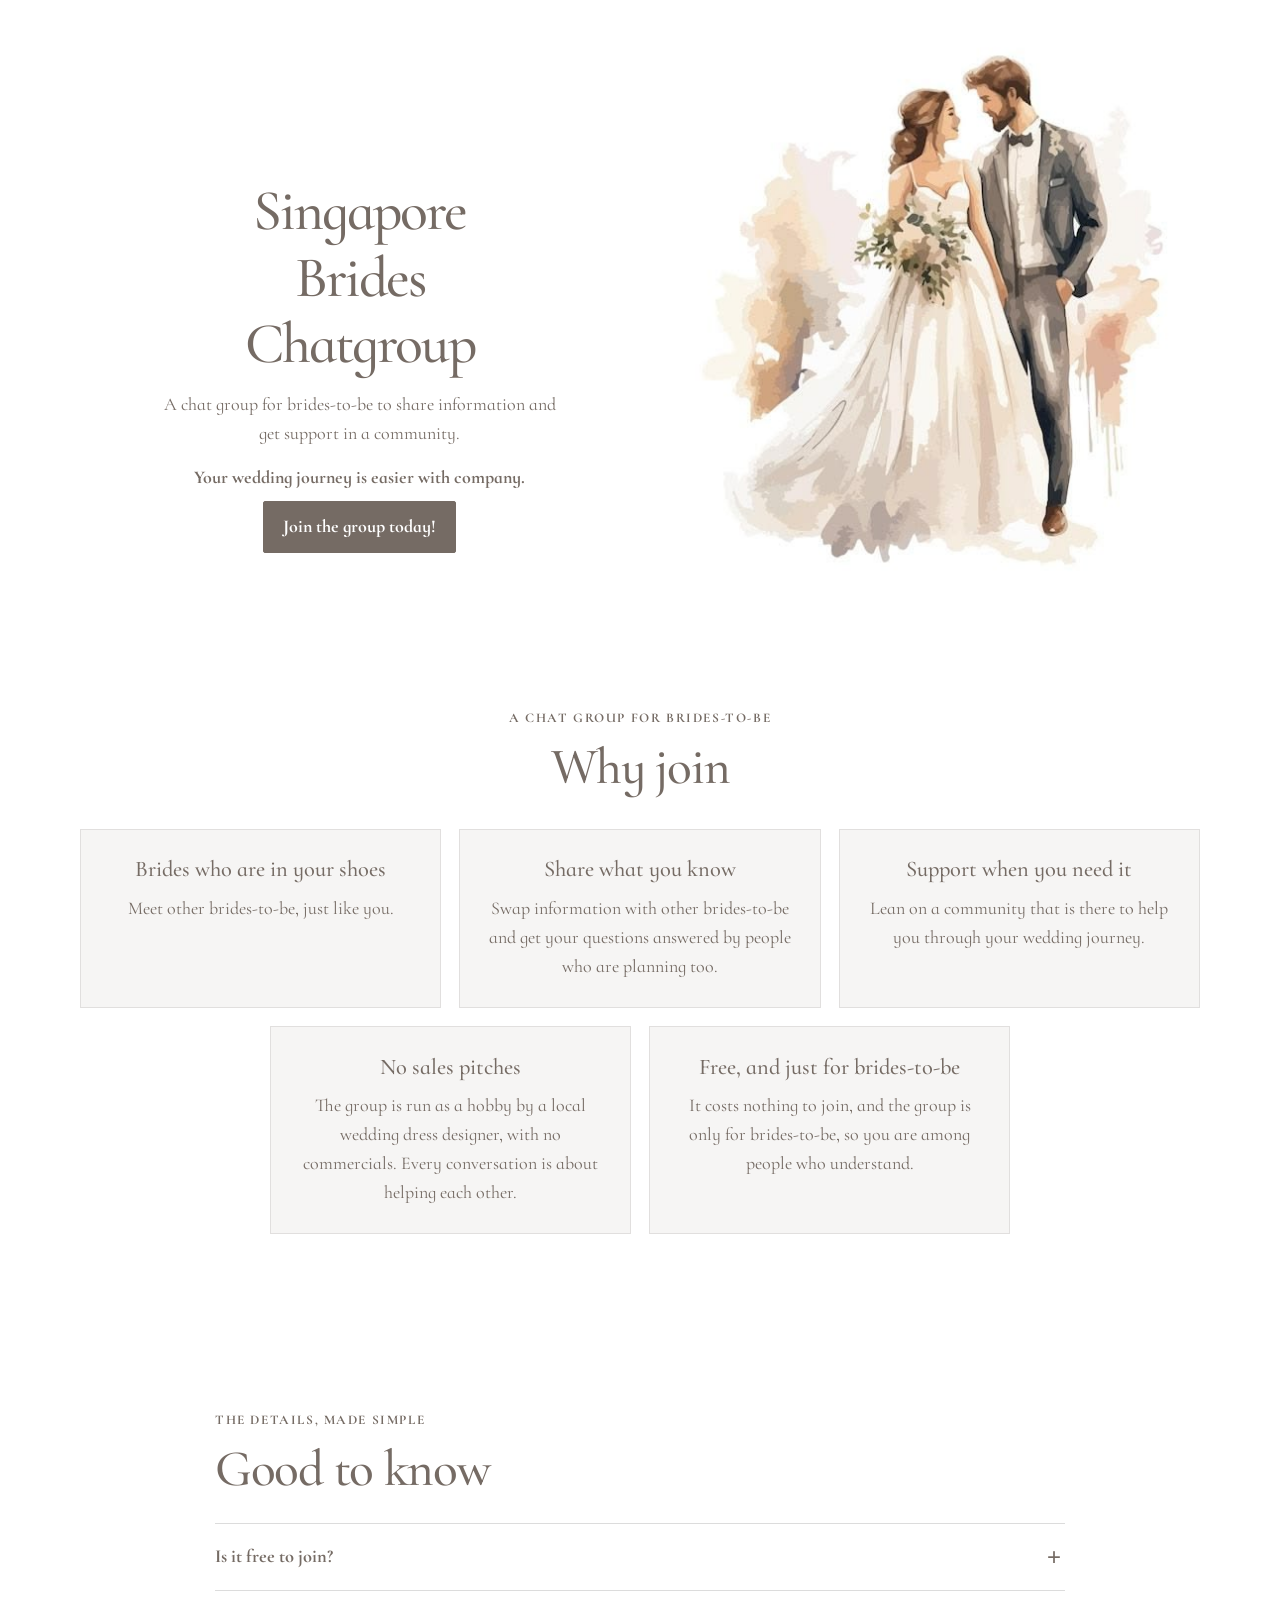
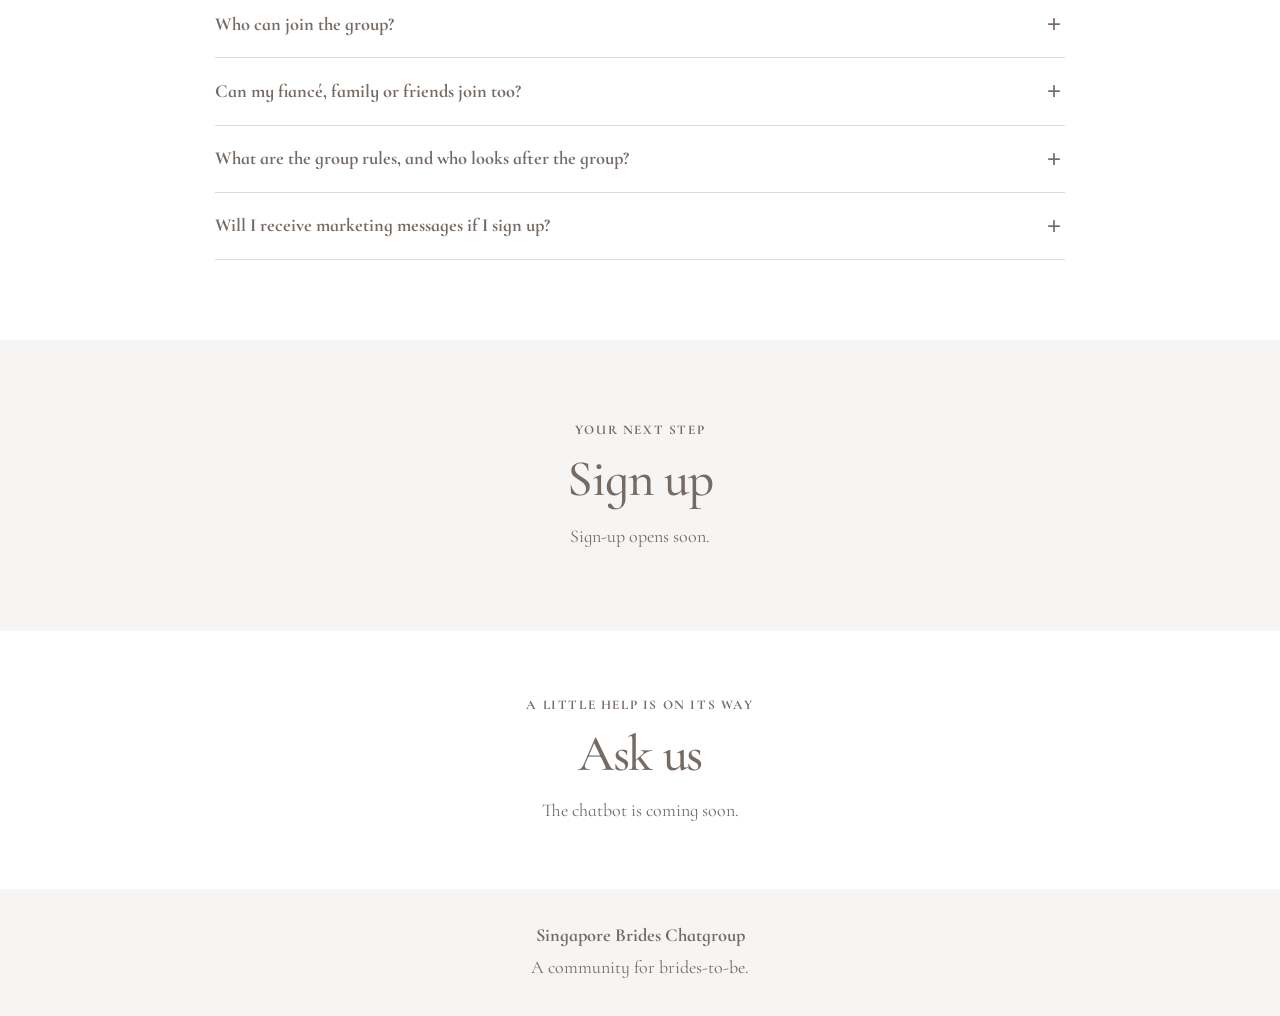
<file: index.html>
<!doctype html>
<html lang="en">
  <head>
    <meta charset="utf-8">
    <meta name="viewport" content="width=device-width, initial-scale=1">
    <meta name="theme-color" content="#fffbf5">
    <title>Singapore Brides Chatgroup</title>
    <meta
      name="description"
      content="A chat group for brides-to-be in Singapore to share information and find support."
    >
    <link rel="preconnect" href="https://fonts.googleapis.com">
    <link rel="preconnect" href="https://fonts.gstatic.com" crossorigin>
    <link
      href="https://fonts.googleapis.com/css2?family=Cormorant+Infant:wght@400;500;700&display=swap"
      rel="stylesheet"
    >
    <link rel="stylesheet" href="style.css">
  </head>
  <body>
    <main>
      <section class="hero" aria-labelledby="page-title">
        <img
          class="hero__image"
          src="banner-image.jpg"
          alt="A bride in a white gown holding a bouquet and a groom in a navy suit walking away hand in hand."
          width="1600"
          height="720"
        >
        <div class="hero__content">
          <h1 id="page-title">Singapore Brides Chatgroup</h1>
          <p class="hero__intro">
            A chat group for brides-to-be to share information and get support in a community.
          </p>
          <p class="hero__invitation">Your wedding journey is easier with company.</p>
          <a class="button" href="#signup">Join the group today!</a>
        </div>
      </section>

      <section class="section benefits" aria-labelledby="benefits-title">
        <div class="section__inner">
          <p class="eyebrow">A chat group for brides-to-be</p>
          <h2 id="benefits-title">Why join</h2>
          <div class="benefits__grid">
            <article class="benefit-card">
              <h3>Brides who are in your shoes</h3>
              <p>Meet other brides-to-be, just like you.</p>
            </article>
            <article class="benefit-card">
              <h3>Share what you know</h3>
              <p>Swap information with other brides-to-be and get your questions answered by people who are planning too.</p>
            </article>
            <article class="benefit-card">
              <h3>Support when you need it</h3>
              <p>Lean on a community that is there to help you through your wedding journey.</p>
            </article>
            <article class="benefit-card">
              <h3>No sales pitches</h3>
              <p>The group is run as a hobby by a local wedding dress designer, with no commercials. Every conversation is about helping each other.</p>
            </article>
            <article class="benefit-card">
              <h3>Free, and just for brides-to-be</h3>
              <p>It costs nothing to join, and the group is only for brides-to-be, so you are among people who understand.</p>
            </article>
          </div>
        </div>
      </section>

      <section class="section faq" aria-labelledby="faq-title">
        <div class="section__inner section__inner--narrow">
          <p class="eyebrow">The details, made simple</p>
          <h2 id="faq-title">Good to know</h2>
          <div class="faq__list">
            <details class="faq__item">
              <summary>Is it free to join?</summary>
              <p>Yes, joining the group is totally free.</p>
            </details>
            <details class="faq__item">
              <summary>Who can join the group?</summary>
              <p>The group is for brides-to-be. If you are getting married later, please join our next brides-to-be group.</p>
            </details>
            <details class="faq__item">
              <summary>Can my fiancé, family or friends join too?</summary>
              <p>We are sorry, only brides-to-be can join the group, so fiancés, family and friends cannot join.</p>
            </details>
            <details class="faq__item">
              <summary>What are the group rules, and who looks after the group?</summary>
              <p>The group is strictly for brides-to-be to share and help each other. It is run by Vivian, a local wedding dress designer who runs her own studio, as a hobby, so there are no commercials.</p>
            </details>
            <details class="faq__item">
              <summary>Will I receive marketing messages if I sign up?</summary>
              <p>No, you will not receive marketing messages unless you choose to receive them.</p>
            </details>
          </div>
        </div>
      </section>

      <section class="section coming-soon" id="signup" aria-labelledby="signup-title">
        <div class="section__inner">
          <p class="eyebrow">Your next step</p>
          <h2 id="signup-title">Sign up</h2>
          <p>Sign-up opens soon.</p>
        </div>
      </section>

      <section class="section ask" aria-labelledby="ask-title">
        <div class="section__inner">
          <p class="eyebrow">A little help is on its way</p>
          <h2 id="ask-title">Ask us</h2>
          <p>The chatbot is coming soon.</p>
        </div>
      </section>
    </main>

    <footer class="footer">
      <p class="footer__name">Singapore Brides Chatgroup</p>
      <p>A community for brides-to-be.</p>
    </footer>
  </body>
</html>
</file>
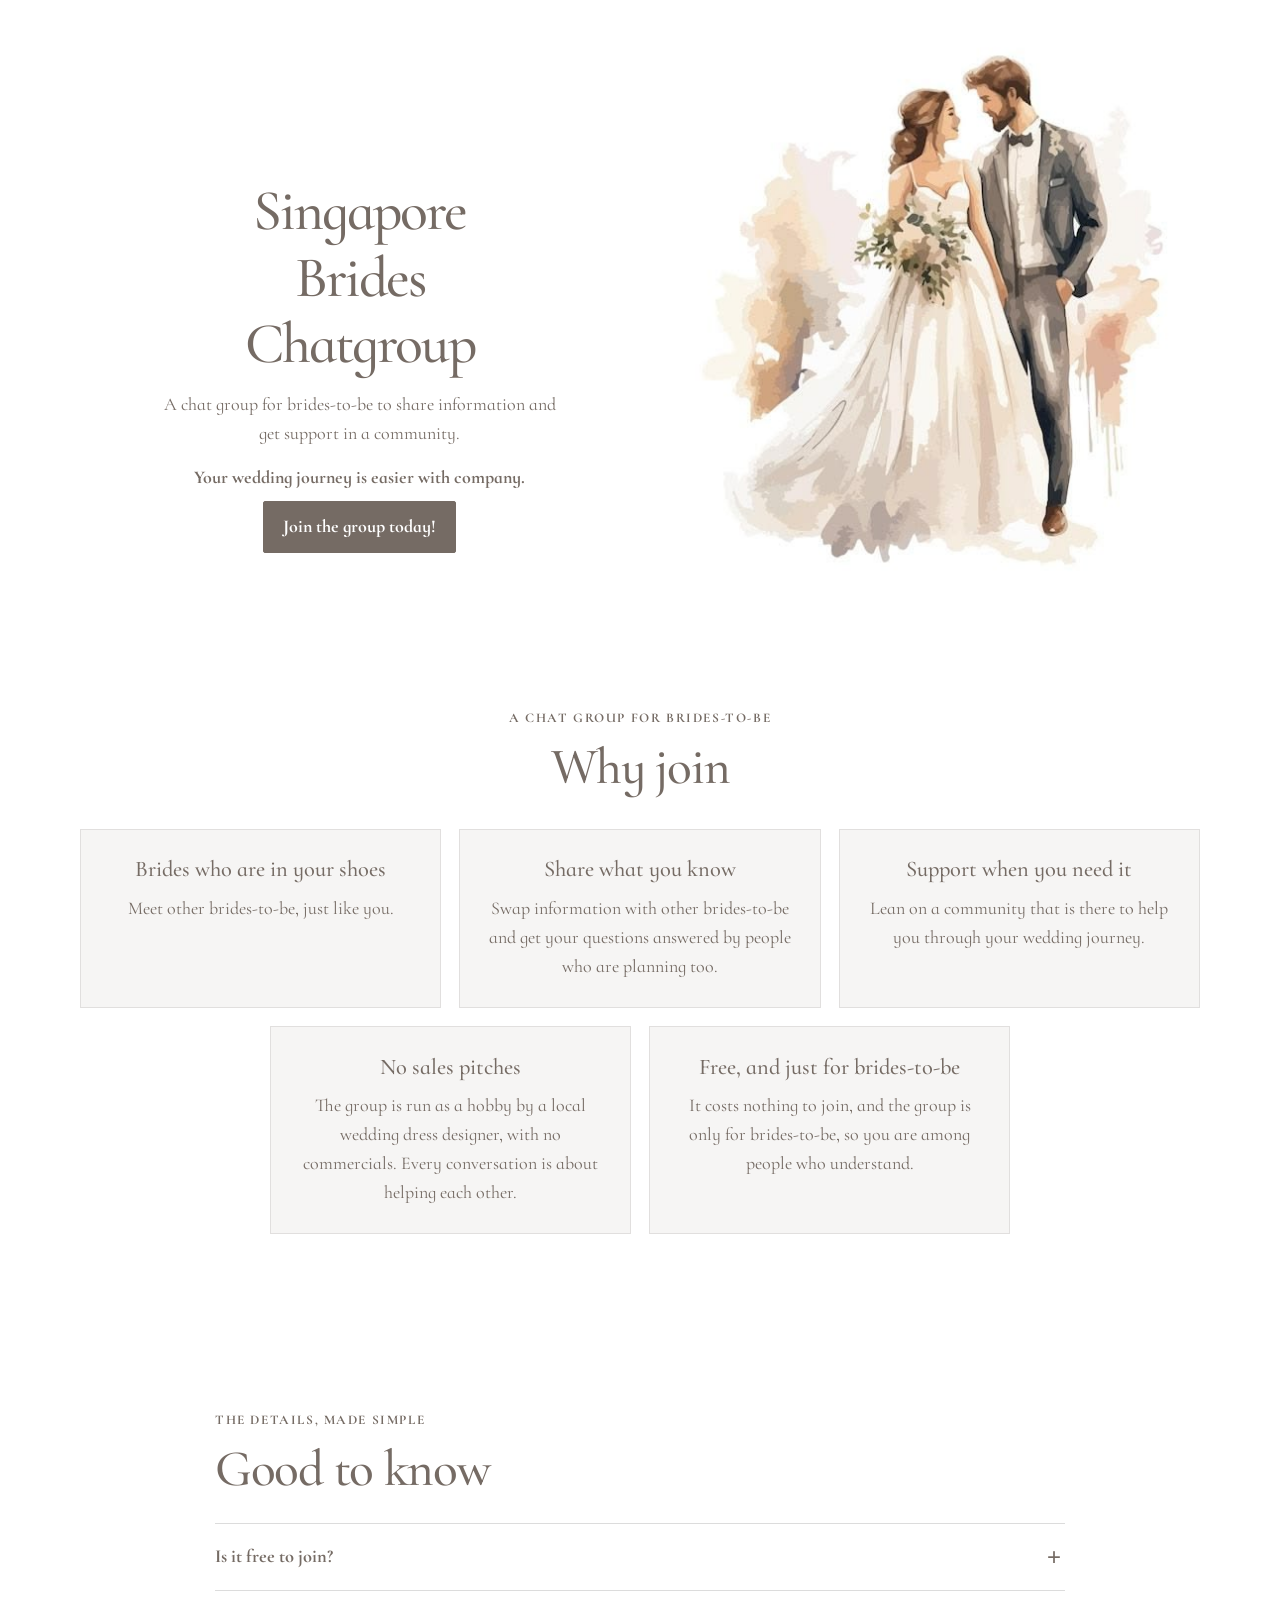
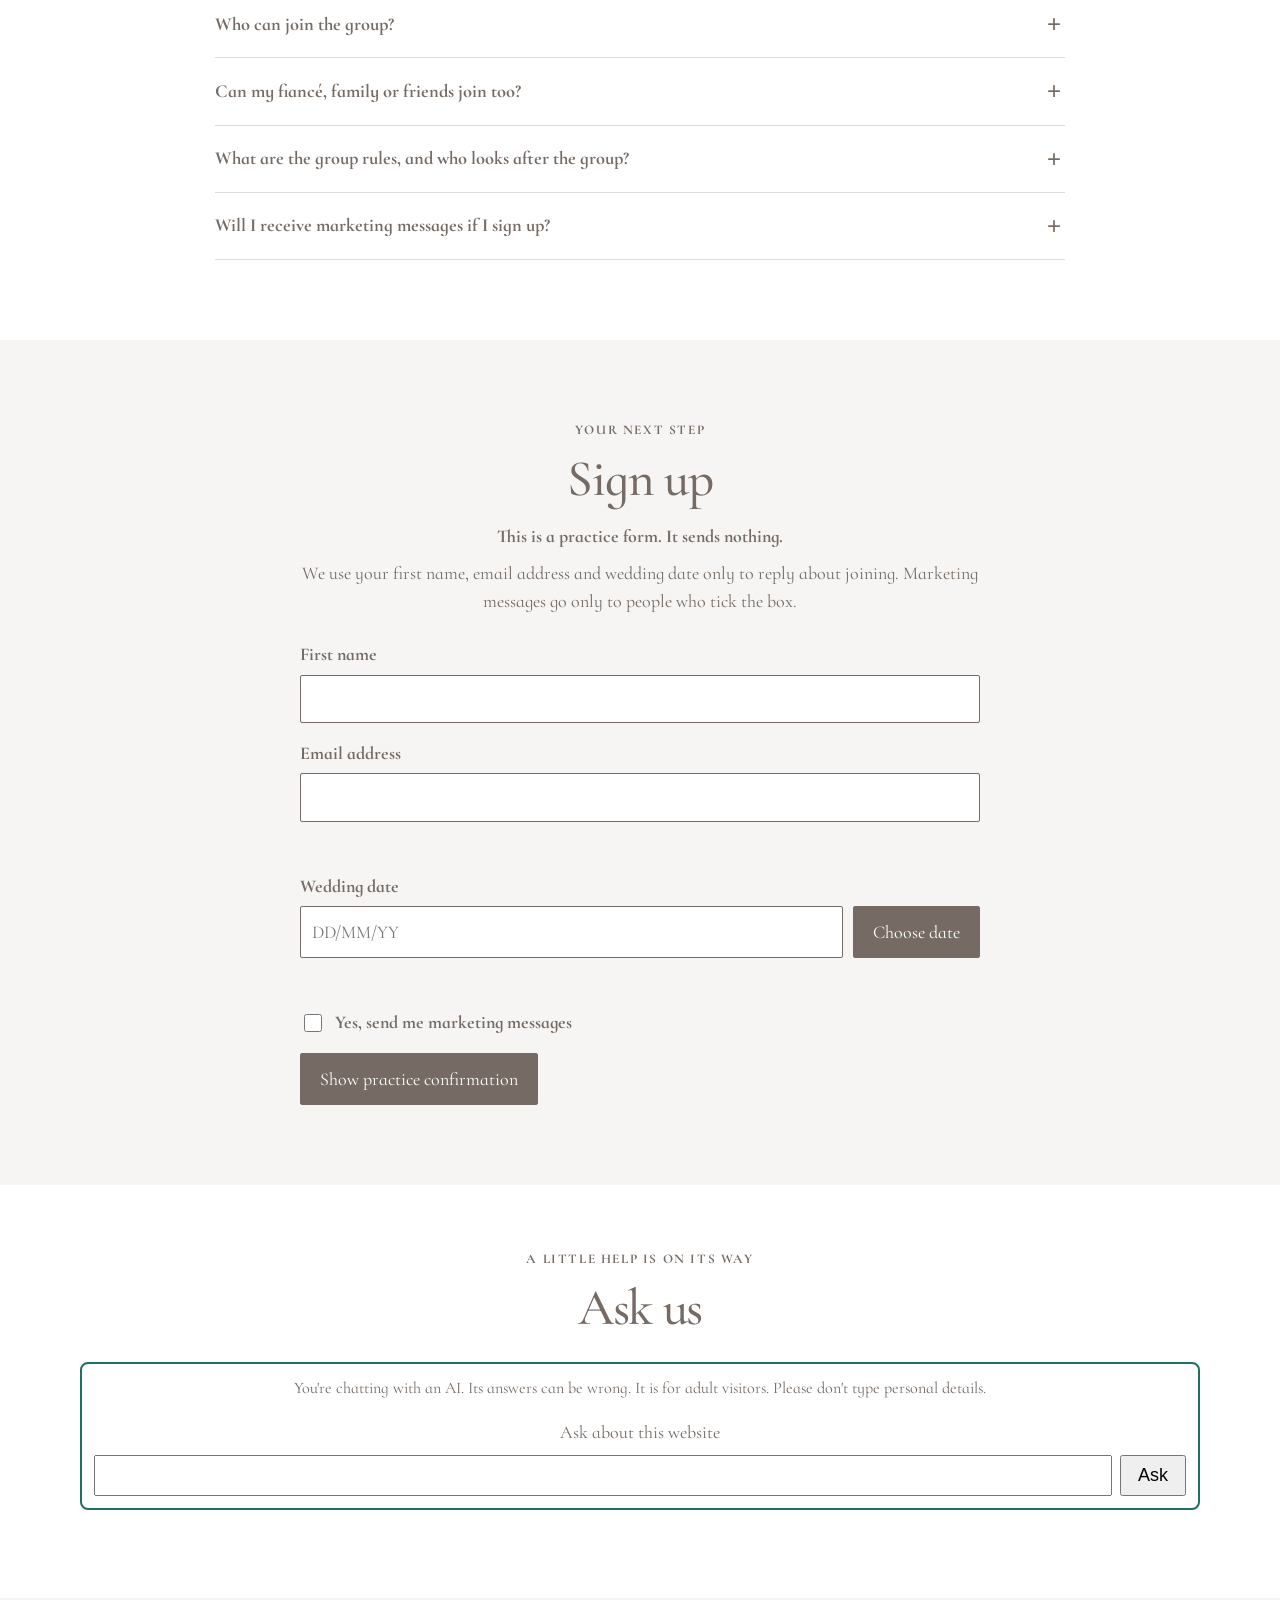
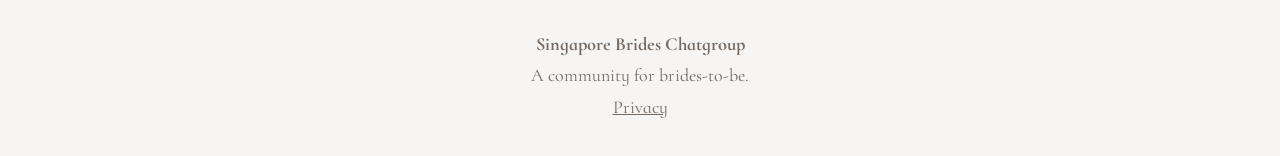
<file: proj 1 - bride chat group/index.html>
<!doctype html>
<html lang="en">
  <head>
    <meta charset="utf-8">
    <meta name="viewport" content="width=device-width, initial-scale=1">
    <meta name="theme-color" content="#fffbf5">
    <title>Singapore Brides Chatgroup</title>
    <meta
      name="description"
      content="A chat group for brides-to-be in Singapore to share information and find support."
    >
    <link rel="preconnect" href="https://fonts.googleapis.com">
    <link rel="preconnect" href="https://fonts.gstatic.com" crossorigin>
    <link
      href="https://fonts.googleapis.com/css2?family=Cormorant+Infant:wght@400;500;700&display=swap"
      rel="stylesheet"
    >
    <link rel="stylesheet" href="style.css">
  </head>
  <body>
    <main>
      <section class="hero" aria-labelledby="page-title">
        <img
          class="hero__image"
          src="banner-image.jpg"
          alt="A bride in a white gown holding a bouquet and a groom in a navy suit walking away hand in hand."
          width="1600"
          height="720"
        >
        <div class="hero__content">
          <h1 id="page-title">Singapore Brides Chatgroup</h1>
          <p class="hero__intro">
            A chat group for brides-to-be to share information and get support in a community.
          </p>
          <p class="hero__invitation">Your wedding journey is easier with company.</p>
          <a class="button" href="#signup">Join the group today!</a>
        </div>
      </section>

      <section class="section benefits" aria-labelledby="benefits-title">
        <div class="section__inner">
          <p class="eyebrow">A chat group for brides-to-be</p>
          <h2 id="benefits-title">Why join</h2>
          <div class="benefits__grid">
            <article class="benefit-card">
              <h3>Brides who are in your shoes</h3>
              <p>Meet other brides-to-be, just like you.</p>
            </article>
            <article class="benefit-card">
              <h3>Share what you know</h3>
              <p>Swap information with other brides-to-be and get your questions answered by people who are planning too.</p>
            </article>
            <article class="benefit-card">
              <h3>Support when you need it</h3>
              <p>Lean on a community that is there to help you through your wedding journey.</p>
            </article>
            <article class="benefit-card">
              <h3>No sales pitches</h3>
              <p>The group is run as a hobby by a local wedding dress designer, with no commercials. Every conversation is about helping each other.</p>
            </article>
            <article class="benefit-card">
              <h3>Free, and just for brides-to-be</h3>
              <p>It costs nothing to join, and the group is only for brides-to-be, so you are among people who understand.</p>
            </article>
          </div>
        </div>
      </section>

      <section class="section faq" aria-labelledby="faq-title">
        <div class="section__inner section__inner--narrow">
          <p class="eyebrow">The details, made simple</p>
          <h2 id="faq-title">Good to know</h2>
          <div class="faq__list">
            <details class="faq__item">
              <summary>Is it free to join?</summary>
              <p>Yes, joining the group is totally free.</p>
            </details>
            <details class="faq__item">
              <summary>Who can join the group?</summary>
              <p>The group is for brides-to-be. If you are getting married later, please join our next brides-to-be group.</p>
            </details>
            <details class="faq__item">
              <summary>Can my fiancé, family or friends join too?</summary>
              <p>We are sorry, only brides-to-be can join the group, so fiancés, family and friends cannot join.</p>
            </details>
            <details class="faq__item">
              <summary>What are the group rules, and who looks after the group?</summary>
              <p>The group is strictly for brides-to-be to share and help each other. It is run by Vivian, a local wedding dress designer who runs her own studio, as a hobby, so there are no commercials.</p>
            </details>
            <details class="faq__item">
              <summary>Will I receive marketing messages if I sign up?</summary>
              <p>No, you will not receive marketing messages unless you choose to receive them.</p>
            </details>
          </div>
        </div>
      </section>

      <section class="section coming-soon" id="signup" aria-labelledby="signup-title">
        <div class="section__inner signup__inner">
          <p class="eyebrow">Your next step</p>
          <h2 id="signup-title">Sign up</h2>
          <p class="signup__notice">This is a practice form. It sends nothing.</p>
          <p class="signup__privacy">
            We use your first name, email address and wedding date only to reply about joining.
            Marketing messages go only to people who tick the box.
          </p>
          <form class="signup__form" id="signup-form">
            <div class="signup__field">
              <label for="first-name">First name</label>
              <input id="first-name" name="first-name" type="text" autocomplete="off" required>
            </div>
            <div class="signup__field">
              <label for="email">Email address</label>
              <input id="email" name="email" type="text" inputmode="email" autocomplete="email" aria-describedby="email-error" required>
              <p class="signup__field-error" id="email-error" role="alert" aria-live="polite"></p>
            </div>
            <div class="signup__field">
              <label for="wedding-date">Wedding date</label>
              <div class="signup__date-control">
                <input id="wedding-date" name="wedding-date" type="text" inputmode="numeric" placeholder="DD/MM/YY" pattern="[0-9]{2}/[0-9]{2}/[0-9]{2}" title="Enter the date as DD/MM/YY, for example 25/12/27." aria-describedby="wedding-date-error" required>
                <button class="button signup__calendar" id="open-calendar" type="button">Choose date</button>
                <input class="signup__date-picker" id="wedding-date-picker" type="date" tabindex="-1" aria-hidden="true">
              </div>
              <p class="signup__field-error" id="wedding-date-error" role="alert" aria-live="polite"></p>
            </div>
            <label class="signup__marketing">
              <input name="marketing" type="checkbox">
              <span>Yes, send me marketing messages</span>
            </label>
            <button class="button signup__submit" type="submit">Show practice confirmation</button>
            <p class="signup__response" id="signup-response" role="status" aria-live="polite" hidden></p>
          </form>
        </div>
      </section>

      <section class="section ask" aria-labelledby="ask-title">
        <div class="section__inner">
          <p class="eyebrow">A little help is on its way</p>
          <h2 id="ask-title">Ask us</h2>
          <div id="chatbot"></div>
        </div>
      </section>
    </main>

    <footer class="footer">
      <p class="footer__name">Singapore Brides Chatgroup</p>
      <p>A community for brides-to-be.</p>
      <p><a href="privacy.html">Privacy</a></p>
    </footer>
    <script>
      const datePicker = document.getElementById("wedding-date-picker");
      const emailInput = document.getElementById("email");
      const emailError = document.getElementById("email-error");
      const weddingDate = document.getElementById("wedding-date");
      const dateError = document.getElementById("wedding-date-error");
      const signupResponse = document.getElementById("signup-response");
      let emailValidationRequested = false;

      function validateEmail() {
        const value = emailInput.value.trim();
        const isInvalid = value.length > 0 &&
          !/^[^@\s]+@[A-Za-z0-9.-]*[A-Za-z][A-Za-z0-9.-]*\.[A-Za-z]+$/.test(value);
        emailInput.setCustomValidity(isInvalid ? "Invalid email!" : "");
        emailError.textContent =
          emailValidationRequested && isInvalid ? "Invalid email!" : "";
        return !isInvalid;
      }

      emailInput.addEventListener("blur", () => {
        emailValidationRequested = true;
        validateEmail();
      });
      emailInput.addEventListener("input", () => {
        if (emailValidationRequested) {
          validateEmail();
        }
      });
      emailInput.addEventListener("keydown", (event) => {
        if (event.key === "Enter") {
          emailValidationRequested = true;
          if (!validateEmail()) {
            event.preventDefault();
          }
        }
      });

      function validateWeddingDate(value) {
        const match = /^(\d{2})\/(\d{2})\/(\d{2})$/.exec(value);
        let isPastDate = false;

        if (match) {
          const [, day, month, shortYear] = match;
          const year = 2000 + Number(shortYear);
          const date = new Date(year, Number(month) - 1, Number(day));
          const isRealDate =
            date.getFullYear() === year &&
            date.getMonth() === Number(month) - 1 &&
            date.getDate() === Number(day);
          const today = new Date();
          today.setHours(0, 0, 0, 0);
          isPastDate = isRealDate && date < today;
        }

        weddingDate.setCustomValidity(isPastDate ? "Invalid date!" : "");
        dateError.textContent = isPastDate ? "Invalid date!" : "";
        return !isPastDate;
      }

      weddingDate.addEventListener("input", () => validateWeddingDate(weddingDate.value));
      document.getElementById("open-calendar").addEventListener("click", () => {
        if (typeof datePicker.showPicker === "function") {
          datePicker.showPicker();
        } else {
          datePicker.click();
        }
      });
      datePicker.addEventListener("change", () => {
        if (datePicker.value) {
          const [year, month, day] = datePicker.value.split("-");
          weddingDate.value = `${day}/${month}/${year.slice(-2)}`;
          validateWeddingDate(weddingDate.value);
        }
      });

      document.getElementById("signup-form").addEventListener("submit", (event) => {
        event.preventDefault();
        emailValidationRequested = true;
        if (!validateEmail()) {
          emailInput.focus();
          return;
        }
        signupResponse.textContent = "Practice confirmation: Thanks! This form did not send or save your details.";
        signupResponse.hidden = false;
        signupResponse.scrollIntoView({ block: "nearest" });
      });
    </script>
    <script src="chatbot.js"></script>
  </body>
</html>
</file>
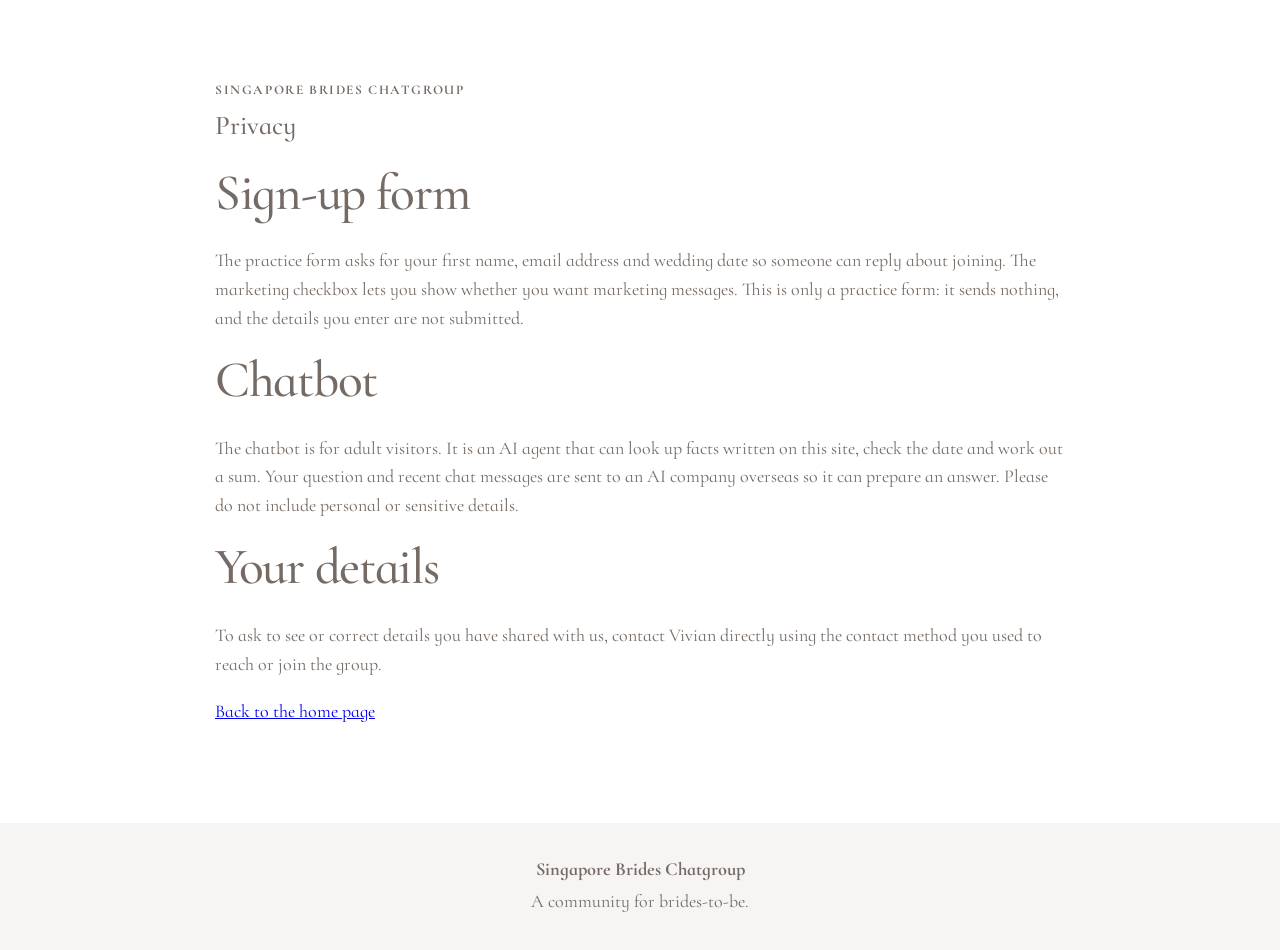
<file: proj 1 - bride chat group/privacy.html>
<!doctype html>
<html lang="en">
  <head>
    <meta charset="utf-8">
    <meta name="viewport" content="width=device-width, initial-scale=1">
    <meta name="theme-color" content="#fffbf5">
    <title>Privacy | Singapore Brides Chatgroup</title>
    <meta
      name="description"
      content="Learn what the Singapore Brides Chatgroup practice sign-up form and chatbot do with information."
    >
    <link rel="preconnect" href="https://fonts.googleapis.com">
    <link rel="preconnect" href="https://fonts.gstatic.com" crossorigin>
    <link
      href="https://fonts.googleapis.com/css2?family=Cormorant+Infant:wght@400;500;700&display=swap"
      rel="stylesheet"
    >
    <link rel="stylesheet" href="style.css">
  </head>
  <body>
    <main>
      <section class="section faq" aria-labelledby="privacy-title">
        <div class="section__inner section__inner--narrow">
          <p class="eyebrow">Singapore Brides Chatgroup</p>
          <h1 id="privacy-title">Privacy</h1>

          <h2>Sign-up form</h2>
          <p>
            The practice form asks for your first name, email address and wedding date so
            someone can reply about joining. The marketing checkbox lets you show whether
            you want marketing messages. This is only a practice form: it sends nothing,
            and the details you enter are not submitted.
          </p>

          <h2>Chatbot</h2>
          <p>
            The chatbot is for adult visitors. It is an AI agent that can look up facts
            written on this site, check the date and work out a sum. Your question and
            recent chat messages are sent to an AI company overseas so it can prepare an
            answer. Please do not include personal or sensitive details.
          </p>

          <h2>Your details</h2>
          <p>
            To ask to see or correct details you have shared with us, contact Vivian
            directly using the contact method you used to reach or join the group.
          </p>
          <p><a href="index.html">Back to the home page</a></p>
        </div>
      </section>
    </main>

    <footer class="footer">
      <p class="footer__name">Singapore Brides Chatgroup</p>
      <p>A community for brides-to-be.</p>
    </footer>
  </body>
</html>
</file>
<file: style.css>
:root {
  color-scheme: light;
  --warm-white: #ffffff;
  --navy: #756b64;
  --deep-navy: #756b64;
  --peach: #f6f5f4;
  --gold: #756b64;
  --serif: "Cormorant Infant", Georgia, "Times New Roman", serif;
}

* {
  box-sizing: border-box;
}

html {
  scroll-behavior: smooth;
}

body {
  margin: 0;
  background: var(--warm-white);
  color: var(--navy);
  font-family: var(--serif);
  font-size: 18px;
  line-height: 1.6;
}

h1,
h2,
h3,
p {
  margin-top: 0;
}

h1,
h2,
h3 {
  color: var(--deep-navy);
  font-weight: 500;
  line-height: 1.15;
}

.hero {
  position: relative;
  min-height: 620px;
  overflow: hidden;
  background: var(--warm-white);
}

.hero__image {
  display: block;
  position: absolute;
  top: 0;
  right: 0;
  width: auto;
  height: 100%;
  max-width: 53%;
  object-fit: contain;
  object-position: right center;
}

.hero__content {
  position: absolute;
  inset: auto auto 7% max(7%, calc((100% - 1180px) / 2));
  width: min(540px, 44%);
  padding: 1.5rem 1.75rem;
  border-radius: 4px;
  background: linear-gradient(90deg, rgb(255 255 255 / 96%), rgb(255 255 255 / 85%));
  text-align: center;
}

.hero h1 {
  max-width: 12ch;
  margin-right: auto;
  margin-left: auto;
  margin-bottom: 0.8rem;
  font-size: clamp(2.5rem, 4.5vw, 4.25rem);
  letter-spacing: -0.035em;
}

.hero__intro {
  max-width: 45ch;
  margin-right: auto;
  margin-left: auto;
  margin-bottom: 1rem;
}

.hero__invitation {
  margin-bottom: 0.55rem;
  color: var(--deep-navy);
  font-weight: 700;
}

.button {
  display: inline-block;
  padding: 0.65rem 1.2rem;
  border: 1px solid var(--deep-navy);
  border-radius: 2px;
  background: var(--deep-navy);
  color: var(--warm-white);
  font-weight: 700;
  text-decoration: none;
  transition: background-color 160ms ease, color 160ms ease;
}

.button:hover,
.button:focus-visible {
  background: transparent;
  color: var(--deep-navy);
}

.button:focus-visible,
a:focus-visible,
summary:focus-visible {
  outline: 3px solid var(--gold);
  outline-offset: 4px;
}

.section {
  padding: 5rem 1.5rem;
}

.section__inner {
  width: min(100%, 1120px);
  margin: 0 auto;
}

.section__inner--narrow {
  max-width: 850px;
}

.eyebrow {
  margin-bottom: 0.55rem;
  color: var(--navy);
  font-size: 0.83rem;
  font-weight: 700;
  letter-spacing: 0.12em;
  text-transform: uppercase;
}

h2 {
  margin-bottom: 2rem;
  font-size: clamp(2.2rem, 4vw, 3.25rem);
  letter-spacing: -0.025em;
}

.benefits {
  padding-top: 5.5rem;
  padding-bottom: 6rem;
}

.benefits > .section__inner > .eyebrow,
.benefits > .section__inner > h2 {
  text-align: center;
}

.benefits__grid {
  display: grid;
  grid-template-columns: repeat(6, minmax(0, 1fr));
  gap: 1.15rem;
}

.benefit-card {
  grid-column: span 2;
  padding: 1.65rem;
  border: 1px solid rgb(111 109 109 / 16%);
  background: var(--peach);
  text-align: center;
}

.benefit-card:nth-child(4) {
  grid-column: 2 / span 2;
}

.benefit-card h3 {
  margin-bottom: 0.75rem;
  font-size: 1.4rem;
}

.benefit-card p {
  margin-bottom: 0;
}

.faq {
  background: var(--warm-white);
}

.faq h2 {
  margin-bottom: 1.5rem;
}

.faq__list {
  border-top: 1px solid rgb(111 109 109 / 24%);
}

.faq__item {
  border-bottom: 1px solid rgb(111 109 109 / 24%);
}

.faq__item summary {
  position: relative;
  padding: 1.15rem 2.25rem 1.15rem 0;
  color: var(--deep-navy);
  font-size: 1.15rem;
  font-weight: 700;
  cursor: pointer;
  list-style: none;
}

.faq__item summary::-webkit-details-marker {
  display: none;
}

.faq__item summary::after {
  position: absolute;
  top: 50%;
  right: 0.25rem;
  content: "+";
  font-family: Arial, sans-serif;
  font-size: 1.5rem;
  font-weight: 400;
  transform: translateY(-50%);
}

.faq__item[open] summary::after {
  content: "−";
}

.faq__item summary:focus-visible {
  outline: 3px solid var(--gold);
  outline-offset: 3px;
}

.faq__item:not([open]) > p {
  display: none;
}

.faq__item p {
  max-width: 70ch;
  margin: 0 2.25rem 1.15rem 0;
}

.coming-soon {
  padding-top: 5rem;
  padding-bottom: 5rem;
  background: var(--peach);
  text-align: center;
}

.coming-soon h2,
.ask h2 {
  margin-bottom: 0.8rem;
}

.coming-soon p:last-child,
.ask p:last-child {
  margin-bottom: 0;
}

.ask {
  padding-top: 4rem;
  padding-bottom: 4rem;
  background: var(--warm-white);
  text-align: center;
}

.footer {
  padding: 2rem 1.5rem;
  background: var(--peach);
  color: var(--deep-navy);
  text-align: center;
}

.footer p {
  margin-bottom: 0.15rem;
}

.footer__name {
  font-size: 1.15rem;
  font-weight: 700;
}

@media (max-width: 700px) {
  .hero {
    min-height: 0;
    overflow: visible;
  }

  .hero__image {
    position: static;
    height: auto;
    width: 100%;
    max-width: none;
    object-fit: initial;
  }

  .hero__content {
    position: static;
    width: auto;
    padding: 1.6rem 1.3rem 2.3rem;
    background: var(--warm-white);
  }

  .hero h1 {
    max-width: 13ch;
    font-size: clamp(2.45rem, 10.5vw, 3.2rem);
  }

  .section {
    padding: 3.6rem 1.25rem;
  }

  .benefits__grid {
    grid-template-columns: 1fr;
    gap: 0.9rem;
  }

  .benefit-card,
  .benefit-card:nth-child(4) {
    grid-column: auto;
    padding: 1.35rem;
  }

  .faq__item {
    padding-top: 0;
  }
}

@media (prefers-reduced-motion: reduce) {
  html {
    scroll-behavior: auto;
  }

  *,
  *::before,
  *::after {
    transition-duration: 0.01ms !important;
  }
}
</file>
<file: proj 1 - bride chat group/style.css>
:root {
  color-scheme: light;
  --warm-white: #ffffff;
  --navy: #756b64;
  --deep-navy: #756b64;
  --peach: #f6f5f4;
  --gold: #756b64;
  --serif: "Cormorant Infant", Georgia, "Times New Roman", serif;
}

* {
  box-sizing: border-box;
}

html {
  scroll-behavior: smooth;
}

body {
  margin: 0;
  background: var(--warm-white);
  color: var(--navy);
  font-family: var(--serif);
  font-size: 18px;
  line-height: 1.6;
}

h1,
h2,
h3,
p {
  margin-top: 0;
}

h1,
h2,
h3 {
  color: var(--deep-navy);
  font-weight: 500;
  line-height: 1.15;
}

.hero {
  position: relative;
  min-height: 620px;
  overflow: hidden;
  background: var(--warm-white);
}

.hero__image {
  display: block;
  position: absolute;
  top: 0;
  right: 0;
  width: auto;
  height: 100%;
  max-width: 53%;
  object-fit: contain;
  object-position: right center;
}

.hero__content {
  position: absolute;
  inset: auto auto 7% max(7%, calc((100% - 1180px) / 2));
  width: min(540px, 44%);
  padding: 1.5rem 1.75rem;
  border-radius: 4px;
  background: linear-gradient(90deg, rgb(255 255 255 / 96%), rgb(255 255 255 / 85%));
  text-align: center;
}

.hero h1 {
  max-width: 12ch;
  margin-right: auto;
  margin-left: auto;
  margin-bottom: 0.8rem;
  font-size: clamp(2.5rem, 4.5vw, 4.25rem);
  letter-spacing: -0.035em;
}

.hero__intro {
  max-width: 45ch;
  margin-right: auto;
  margin-left: auto;
  margin-bottom: 1rem;
}

.hero__invitation {
  margin-bottom: 0.55rem;
  color: var(--deep-navy);
  font-weight: 700;
}

.button {
  display: inline-block;
  padding: 0.65rem 1.2rem;
  border: 1px solid var(--deep-navy);
  border-radius: 2px;
  background: var(--deep-navy);
  color: var(--warm-white);
  font-weight: 700;
  text-decoration: none;
  transition: background-color 160ms ease, color 160ms ease;
}

.button:hover,
.button:focus-visible {
  background: transparent;
  color: var(--deep-navy);
}

.button:focus-visible,
a:focus-visible,
summary:focus-visible {
  outline: 3px solid var(--gold);
  outline-offset: 4px;
}

.section {
  padding: 5rem 1.5rem;
}

.section__inner {
  width: min(100%, 1120px);
  margin: 0 auto;
}

.section__inner--narrow {
  max-width: 850px;
}

.eyebrow {
  margin-bottom: 0.55rem;
  color: var(--navy);
  font-size: 0.83rem;
  font-weight: 700;
  letter-spacing: 0.12em;
  text-transform: uppercase;
}

h2 {
  margin-bottom: 2rem;
  font-size: clamp(2.2rem, 4vw, 3.25rem);
  letter-spacing: -0.025em;
}

.benefits {
  padding-top: 5.5rem;
  padding-bottom: 6rem;
}

.benefits > .section__inner > .eyebrow,
.benefits > .section__inner > h2 {
  text-align: center;
}

.benefits__grid {
  display: grid;
  grid-template-columns: repeat(6, minmax(0, 1fr));
  gap: 1.15rem;
}

.benefit-card {
  grid-column: span 2;
  padding: 1.65rem;
  border: 1px solid rgb(111 109 109 / 16%);
  background: var(--peach);
  text-align: center;
}

.benefit-card:nth-child(4) {
  grid-column: 2 / span 2;
}

.benefit-card h3 {
  margin-bottom: 0.75rem;
  font-size: 1.4rem;
}

.benefit-card p {
  margin-bottom: 0;
}

.faq {
  background: var(--warm-white);
}

.faq h2 {
  margin-bottom: 1.5rem;
}

.faq__list {
  border-top: 1px solid rgb(111 109 109 / 24%);
}

.faq__item {
  border-bottom: 1px solid rgb(111 109 109 / 24%);
}

.faq__item summary {
  position: relative;
  padding: 1.15rem 2.25rem 1.15rem 0;
  color: var(--deep-navy);
  font-size: 1.15rem;
  font-weight: 700;
  cursor: pointer;
  list-style: none;
}

.faq__item summary::-webkit-details-marker {
  display: none;
}

.faq__item summary::after {
  position: absolute;
  top: 50%;
  right: 0.25rem;
  content: "+";
  font-family: Arial, sans-serif;
  font-size: 1.5rem;
  font-weight: 400;
  transform: translateY(-50%);
}

.faq__item[open] summary::after {
  content: "−";
}

.faq__item summary:focus-visible {
  outline: 3px solid var(--gold);
  outline-offset: 3px;
}

.faq__item:not([open]) > p {
  display: none;
}

.faq__item p {
  max-width: 70ch;
  margin: 0 2.25rem 1.15rem 0;
}

.coming-soon {
  padding-top: 5rem;
  padding-bottom: 5rem;
  background: var(--peach);
  text-align: center;
}

.signup__inner {
  max-width: 680px;
}

.coming-soon h2,
.ask h2 {
  margin-bottom: 0.8rem;
}

.signup__notice {
  margin-bottom: 0.5rem;
  font-weight: 700;
}

.signup__privacy {
  margin: 0 auto 1.5rem;
}

.signup__form {
  display: grid;
  gap: 1rem;
  text-align: left;
}

.signup__field {
  display: grid;
  gap: 0.35rem;
}

.signup__field label,
.signup__marketing {
  color: var(--deep-navy);
  font-weight: 700;
}

.signup__field input {
  width: 100%;
  min-height: 3rem;
  padding: 0.55rem 0.7rem;
  border: 1px solid var(--deep-navy);
  border-radius: 2px;
  background: var(--warm-white);
  color: var(--navy);
  font: inherit;
}

.signup__date-control {
  display: flex;
  gap: 0.6rem;
}

.signup__date-control > input:first-child {
  flex: 1;
  min-width: 0;
}

.signup__field-error {
  min-height: 1.6em;
  margin-bottom: 0;
  color: #a32121;
  font-weight: 700;
}

.signup__date-picker {
  position: absolute;
  width: 1px !important;
  height: 1px !important;
  padding: 0 !important;
  overflow: hidden;
  clip: rect(0, 0, 0, 0);
  white-space: nowrap;
  clip-path: inset(50%);
}

.signup__field input:focus-visible,
.signup__marketing input:focus-visible,
.signup__submit:focus-visible {
  outline: 3px solid var(--gold);
  outline-offset: 3px;
}

.signup__marketing {
  display: flex;
  align-items: flex-start;
  gap: 0.6rem;
}

.signup__marketing input {
  width: 1.15rem;
  height: 1.15rem;
  margin-top: 0.35rem;
  accent-color: var(--deep-navy);
}

.signup__submit {
  justify-self: start;
  font: inherit;
  cursor: pointer;
}

.signup__calendar {
  flex: 0 0 auto;
  font: inherit;
  cursor: pointer;
}

.signup__response {
  margin: 0;
  padding: 0.8rem 1rem;
  border: 1px solid var(--deep-navy);
  background: var(--warm-white);
  color: var(--deep-navy);
  font-weight: 700;
}

.signup__response[hidden] {
  display: none;
}

.coming-soon p:last-child,
.ask p:last-child {
  margin-bottom: 0;
}

.ask {
  padding-top: 4rem;
  padding-bottom: 4rem;
  background: var(--warm-white);
  text-align: center;
}

.footer {
  padding: 2rem 1.5rem;
  background: var(--peach);
  color: var(--deep-navy);
  text-align: center;
}

.footer p {
  margin-bottom: 0.15rem;
}

.footer a {
  color: inherit;
}

.footer__name {
  font-size: 1.15rem;
  font-weight: 700;
}

@media (max-width: 700px) {
  .hero {
    min-height: 0;
    overflow: visible;
  }

  .hero__image {
    position: static;
    height: auto;
    width: 100%;
    max-width: none;
    object-fit: initial;
  }

  .hero__content {
    position: static;
    width: auto;
    padding: 1.6rem 1.3rem 2.3rem;
    background: var(--warm-white);
  }

  .hero h1 {
    max-width: 13ch;
    font-size: clamp(2.45rem, 10.5vw, 3.2rem);
  }

  .section {
    padding: 3.6rem 1.25rem;
  }

  .benefits__grid {
    grid-template-columns: 1fr;
    gap: 0.9rem;
  }

  .benefit-card,
  .benefit-card:nth-child(4) {
    grid-column: auto;
    padding: 1.35rem;
  }

  .faq__item {
    padding-top: 0;
  }
}

@media (prefers-reduced-motion: reduce) {
  html {
    scroll-behavior: auto;
  }

  *,
  *::before,
  *::after {
    transition-duration: 0.01ms !important;
  }
}
</file>
